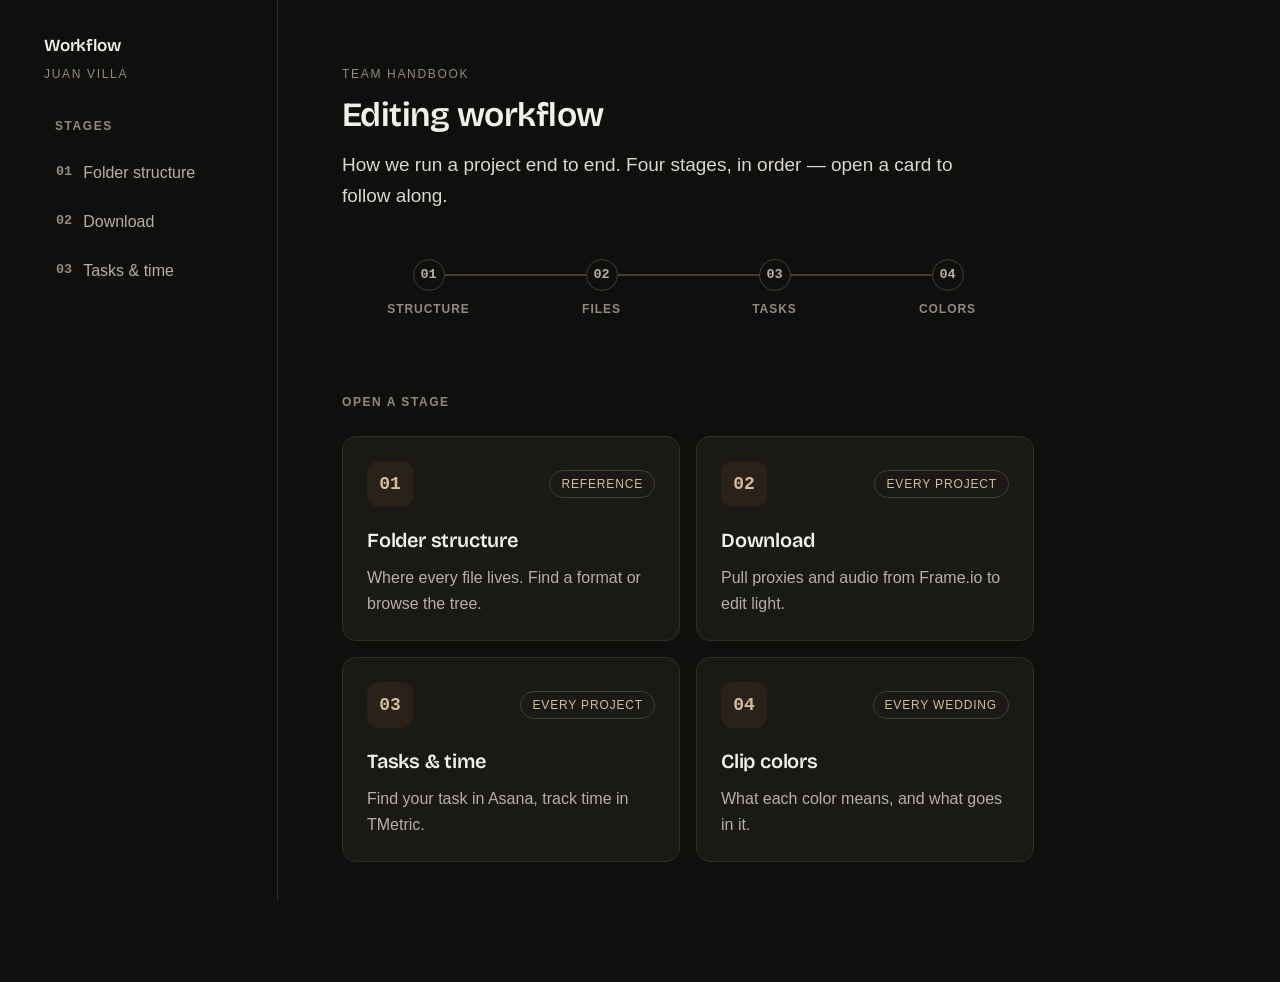
<file: index.html>
<!DOCTYPE html>
<html lang="en">
<head>
<meta charset="utf-8">
<meta name="viewport" content="width=device-width, initial-scale=1">
<meta name="robots" content="noindex">
<title>Workflow — Juan Villa</title>
<link rel="preconnect" href="https://fonts.googleapis.com">
<link rel="preconnect" href="https://fonts.gstatic.com" crossorigin>
<link rel="stylesheet" href="https://fonts.googleapis.com/css2?family=Bricolage+Grotesque:opsz,wght@12..96,400;500;600;700&display=swap">
<link rel="stylesheet" href="assets/css/tokens.css?v=12">
<link rel="stylesheet" href="assets/css/base.css?v=12">
<link rel="stylesheet" href="assets/css/layout.css?v=12">
<link rel="stylesheet" href="assets/css/components.css?v=12">
</head>
<body>
<div class="app">

  <aside class="sidebar">
    <a class="brand" href="index.html"><span class="bt">Workflow</span><span class="bs">Juan Villa</span></a>
    <button class="menu-btn" aria-label="Toggle navigation">Stages</button>
    <p class="navlabel">Stages</p>
    <nav class="nav">
      <a class="nav-item" href="01-folder-structure.html"><span class="num">01</span> Folder structure</a>
      <a class="nav-item" href="02-download.html"><span class="num">02</span> Download</a>
      <a class="nav-item" href="03-tasks-time.html"><span class="num">03</span> Tasks &amp; time</a>
    </nav>
  </aside>

  <main class="content">

    <p class="eyebrow">Team handbook</p>
    <h1>Editing workflow</h1>
    <p class="lede">How we run a project end to end. Four stages, in order — open a card to follow along.</p>

    <nav class="stepper" aria-label="The pipeline">
      <a class="step" href="01-folder-structure.html"><span class="dot">01</span><span class="lb">Structure</span></a>
      <a class="step" href="02-download.html"><span class="dot">02</span><span class="lb">Files</span></a>
      <a class="step" href="03-tasks-time.html"><span class="dot">03</span><span class="lb">Tasks</span></a>
      <a class="step" href="04-clip-colors.html"><span class="dot">04</span><span class="lb">Colors</span></a>
    </nav>

    <p class="section-label spaced">Open a stage</p>
    <div class="cardgrid">

      <a class="scard" href="01-folder-structure.html">
        <div class="scard-top"><span class="scard-ic">01</span><span class="scard-meta">Reference</span></div>
        <p class="scard-t">Folder structure</p>
        <p class="scard-d">Where every file lives. Find a format or browse the tree.</p>
      </a>

      <a class="scard" href="02-download.html">
        <div class="scard-top"><span class="scard-ic">02</span><span class="scard-meta">Every project</span></div>
        <p class="scard-t">Download</p>
        <p class="scard-d">Pull proxies and audio from Frame.io to edit light.</p>
      </a>

      <a class="scard" href="03-tasks-time.html">
        <div class="scard-top"><span class="scard-ic">03</span><span class="scard-meta">Every project</span></div>
        <p class="scard-t">Tasks &amp; time</p>
        <p class="scard-d">Find your task in Asana, track time in TMetric.</p>
      </a>

      <a class="scard" href="04-clip-colors.html">
        <div class="scard-top"><span class="scard-ic">04</span><span class="scard-meta">Every wedding</span></div>
        <p class="scard-t">Clip colors</p>
        <p class="scard-d">What each color means, and what goes in it.</p>
      </a>

    </div>

  </main>
</div>

<script src="assets/js/app.js?v=12"></script>
</body>
</html>
</file>
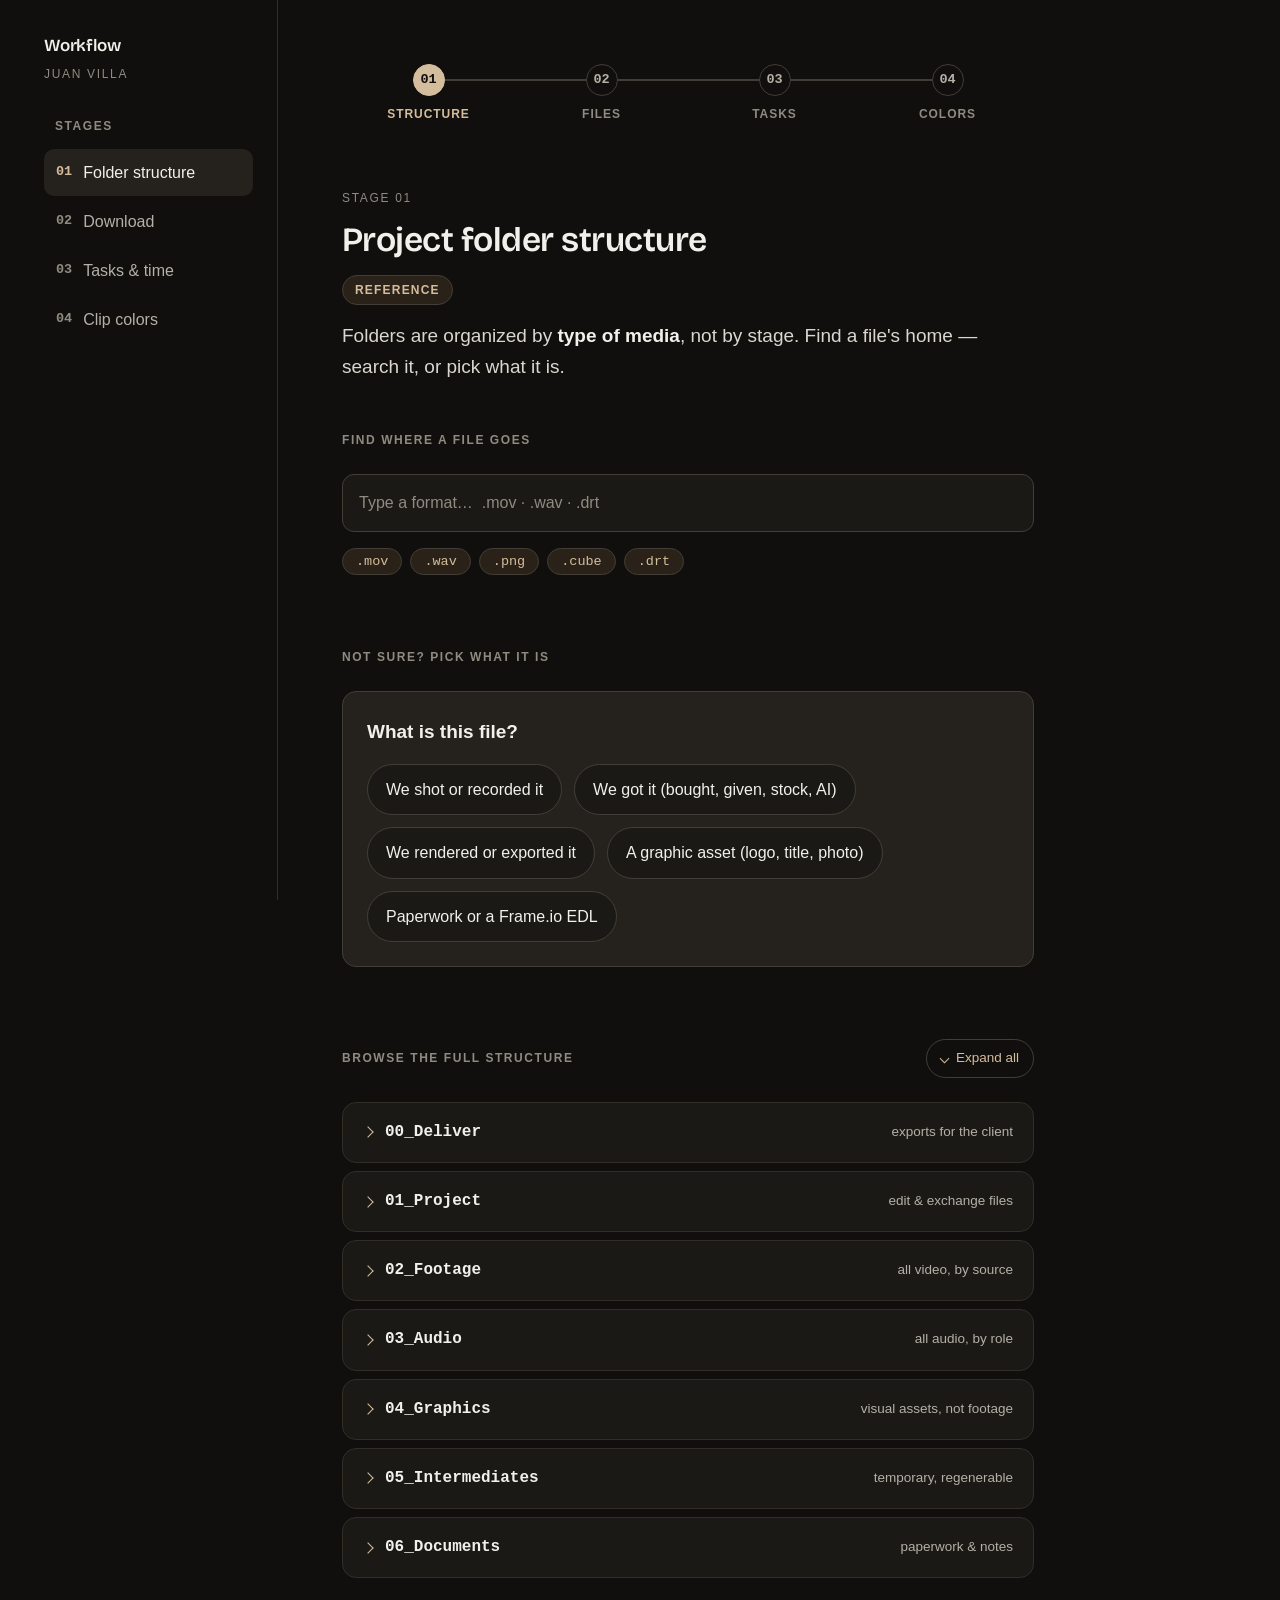
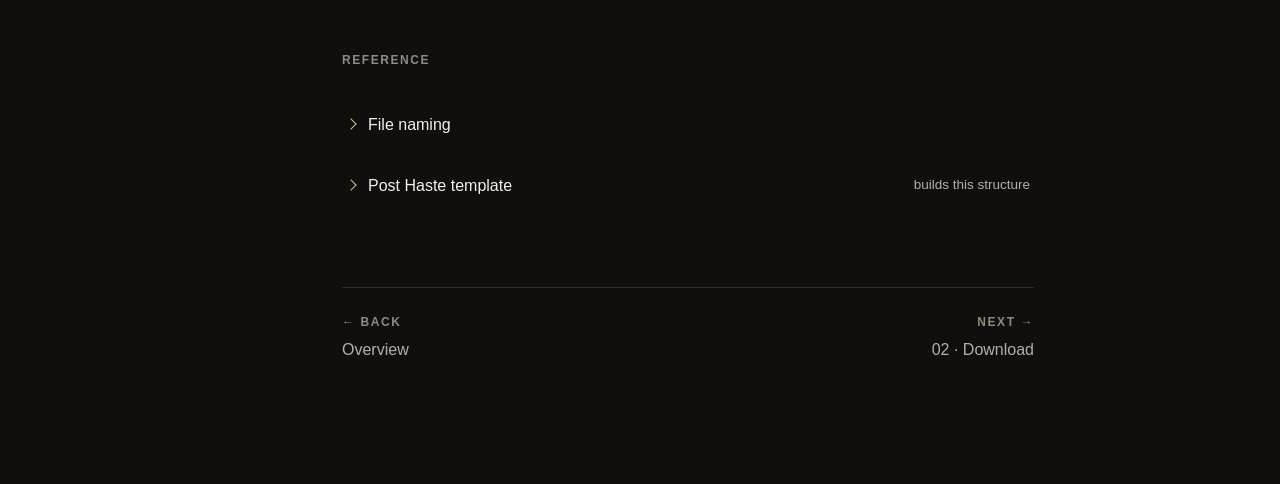
<file: 01-folder-structure.html>
<!DOCTYPE html>
<html lang="en">
<head>
<meta charset="utf-8">
<meta name="viewport" content="width=device-width, initial-scale=1">
<meta name="robots" content="noindex">
<title>Folder structure · Workflow — Juan Villa</title>
<link rel="preconnect" href="https://fonts.googleapis.com">
<link rel="preconnect" href="https://fonts.gstatic.com" crossorigin>
<link rel="stylesheet" href="https://fonts.googleapis.com/css2?family=Bricolage+Grotesque:opsz,wght@12..96,400;500;600;700&display=swap">
<link rel="stylesheet" href="assets/css/tokens.css?v=12">
<link rel="stylesheet" href="assets/css/base.css?v=12">
<link rel="stylesheet" href="assets/css/layout.css?v=12">
<link rel="stylesheet" href="assets/css/components.css?v=12">
</head>
<body>
<div class="app">

  <aside class="sidebar">
    <a class="brand" href="index.html"><span class="bt">Workflow</span><span class="bs">Juan Villa</span></a>
    <button class="menu-btn" aria-label="Toggle navigation">Stages</button>
    <p class="navlabel">Stages</p>
    <nav class="nav">
      <a class="nav-item active" href="01-folder-structure.html"><span class="num">01</span> Folder structure</a>
      <a class="nav-item" href="02-download.html"><span class="num">02</span> Download</a>
      <a class="nav-item" href="03-tasks-time.html"><span class="num">03</span> Tasks &amp; time</a>
      <a class="nav-item" href="04-clip-colors.html"><span class="num">04</span> Clip colors</a>
    </nav>
  </aside>

  <main class="content">

    <nav class="stepper" aria-label="Progress">
      <a class="step current" href="01-folder-structure.html"><span class="dot">01</span><span class="lb">Structure</span></a>
      <a class="step" href="02-download.html"><span class="dot">02</span><span class="lb">Files</span></a>
      <a class="step" href="03-tasks-time.html"><span class="dot">03</span><span class="lb">Tasks</span></a>
      <a class="step" href="04-clip-colors.html"><span class="dot">04</span><span class="lb">Colors</span></a>
    </nav>

    <p class="eyebrow">Stage 01</p>
    <h1>Project folder structure</h1>

    <span class="freq">Reference</span>
    <p class="lede">Folders are organized by <b>type of media</b>, not by stage. Find a file's home — search it, or pick what it is.</p>

    <p class="section-label">Find where a file goes</p>
    <div class="search">
      <input id="q" type="search" placeholder="Type a format…  .mov · .wav · .drt" aria-label="Search formats or folders" autocomplete="off" spellcheck="false">
    </div>
    <div class="chips" aria-label="Examples">
      <button class="chip" data-q=".mov">.mov</button>
      <button class="chip" data-q=".wav">.wav</button>
      <button class="chip" data-q=".png">.png</button>
      <button class="chip" data-q=".cube">.cube</button>
      <button class="chip" data-q=".drt">.drt</button>
    </div>
    <p class="hint" id="hint" role="status" aria-live="polite" hidden></p>
    <p class="noresults" id="noresults" role="status" aria-live="polite" hidden>No match — try a format like <code>.mov</code>, or browse the folders below.</p>

    <p class="section-label spaced">Not sure? Pick what it is</p>
    <div class="router" id="router">
      <div class="router-trail" aria-hidden="true"></div>
      <div class="router-body"></div>
    </div>

    <div class="head-row spaced-row">
      <p class="section-label">Browse the full structure</p>
      <button class="toggle" id="toggleAll"><span class="tg-ic" aria-hidden="true"></span><span class="tg-label">Expand all</span></button>
    </div>
    <p class="sr-only">Type in the filter above to jump to a folder, or activate any folder to reveal what goes inside.</p>
    <div class="acc" id="acc">

      <div class="item">
        <button class="head" aria-expanded="false"><span class="chev"></span><span class="fn">00_Deliver</span><span class="tag">exports for the client</span></button>
        <div class="body"><div class="inner"><div class="pad">
          <div class="tree">
            <div class="item"><button class="head" aria-expanded="false"><span class="chev"></span><span class="sn">01_Master</span></button>
              <div class="body"><div class="inner"><div class="pad"><p class="sd">Approved deliverables — every format and resolution you hand off (16:9, vertical, square, social). A subtitle <code>.srt</code> sits next to the master it belongs to.</p></div></div></div></div>
            <div class="item"><button class="head" aria-expanded="false"><span class="chev"></span><span class="sn">02_Versions</span></button>
              <div class="body"><div class="inner"><div class="pad"><p class="sd">Review cuts sent for feedback before sign-off (<code>v1</code>, <code>v2</code>, fine cut).</p></div></div></div></div>
          </div>
          <div class="tips">
            <div class="tip no"><span class="ic" aria-hidden="true">–</span><span>Internal-only renders → <code>05_Intermediates</code></span></div>
          </div>
        </div></div></div>
      </div>

      <div class="item">
        <button class="head" aria-expanded="false"><span class="chev"></span><span class="fn">01_Project</span><span class="tag">edit &amp; exchange files</span></button>
        <div class="body"><div class="inner"><div class="pad">
          <div class="tree">
            <div class="item"><button class="head" aria-expanded="false"><span class="chev"></span><span class="sn">01_Resolve</span></button>
              <div class="body"><div class="inner"><div class="pad"><p class="sd">Your Resolve project backup (<code>.drp</code>). The edit lives here.</p></div></div></div></div>
            <div class="item"><button class="head" aria-expanded="false"><span class="chev"></span><span class="sn">02_Timelines</span></button>
              <div class="body"><div class="inner"><div class="pad"><p class="sd">Interchange files: DRT, XML, AAF, EDL.</p></div></div></div></div>
            <div class="item"><button class="head" aria-expanded="false"><span class="chev"></span><span class="sn">03_LUTs</span></button>
              <div class="body"><div class="inner"><div class="pad"><p class="sd">Color LUTs (<code>.cube</code>) used in the grade.</p></div></div></div></div>
          </div>
          <div class="tips">
            <div class="tip no"><span class="ic" aria-hidden="true">–</span><span>No media — footage and audio live in <code>02_Footage</code> / <code>03_Audio</code></span></div>
          </div>
        </div></div></div>
      </div>

      <div class="item">
        <button class="head" aria-expanded="false"><span class="chev"></span><span class="fn">02_Footage</span><span class="tag">all video, by source</span></button>
        <div class="body"><div class="inner"><div class="pad">
          <div class="tree">
            <div class="item"><button class="head" aria-expanded="false"><span class="chev"></span><span class="sn">01_Originals</span></button>
              <div class="body"><div class="inner"><div class="pad"><p class="sd">Footage your team shot. Each card/camera in its own folder; proxies inside that segment's <code>Proxy</code>.</p></div></div></div></div>
            <div class="item"><button class="head" aria-expanded="false"><span class="chev"></span><span class="sn">02_Stock</span></button>
              <div class="body"><div class="inner"><div class="pad"><p class="sd">Licensed stock clips.</p></div></div></div></div>
            <div class="item"><button class="head" aria-expanded="false"><span class="chev"></span><span class="sn">03_AI</span></button>
              <div class="body"><div class="inner"><div class="pad"><p class="sd">AI-generated video.</p></div></div></div></div>
            <div class="item"><button class="head" aria-expanded="false"><span class="chev"></span><span class="sn">04_Provided</span></button>
              <div class="body"><div class="inner"><div class="pad"><p class="sd">Video the client or a third party gave you.</p></div></div></div></div>
          </div>
          <div class="tips">
            <div class="tip ok"><span class="ic" aria-hidden="true">+</span><span>Shot by your team → <code>01_Originals</code>. Otherwise Stock / AI / Provided.</span></div>
            <div class="tip no"><span class="ic" aria-hidden="true">–</span><span>Never rename <code>01_Originals</code> — Resolve links by path.</span></div>
          </div>
        </div></div></div>
      </div>

      <div class="item">
        <button class="head" aria-expanded="false"><span class="chev"></span><span class="fn">03_Audio</span><span class="tag">all audio, by role</span></button>
        <div class="body"><div class="inner"><div class="pad">
          <div class="tree">
            <div class="item"><button class="head" aria-expanded="false"><span class="chev"></span><span class="sn">01_Production</span></button>
              <div class="body"><div class="inner"><div class="pad"><p class="sd">Sound recorded on set / location: lav, boom, scratch.</p></div></div></div></div>
            <div class="item"><button class="head" aria-expanded="false"><span class="chev"></span><span class="sn">02_VO</span></button>
              <div class="body"><div class="inner"><div class="pad"><p class="sd">Voiceover and narration.</p></div></div></div></div>
            <div class="item"><button class="head" aria-expanded="false"><span class="chev"></span><span class="sn">03_SFX</span></button>
              <div class="body"><div class="inner"><div class="pad"><p class="sd">Sound effects, ambience and Foley.</p></div></div></div></div>
            <div class="item"><button class="head" aria-expanded="false"><span class="chev"></span><span class="sn">04_Music</span></button>
              <div class="body"><div class="inner"><div class="pad"><p class="sd">Music tracks (licensed or provided).</p></div></div></div></div>
            <div class="item"><button class="head" aria-expanded="false"><span class="chev"></span><span class="sn">05_Processed</span></button>
              <div class="body"><div class="inner"><div class="pad"><p class="sd">Externally cleaned audio you keep and edit with (Adobe Podcast, noise reduction). A kept source — the edit relinks to it, so <b>never delete</b>.</p></div></div></div></div>
          </div>
          <div class="tips">
            <div class="tip no"><span class="ic" aria-hidden="true">–</span><span>Processed/cleaned audio is a kept source, not an Intermediate (the edit depends on it) → <code>05_Processed</code>. <code>01_Production</code> stays raw originals.</span></div>
          </div>
        </div></div></div>
      </div>

      <div class="item">
        <button class="head" aria-expanded="false"><span class="chev"></span><span class="fn">04_Graphics</span><span class="tag">visual assets, not footage</span></button>
        <div class="body"><div class="inner"><div class="pad">
          <div class="tree">
            <div class="item"><button class="head" aria-expanded="false"><span class="chev"></span><span class="sn">01_Resources</span></button>
              <div class="body"><div class="inner"><div class="pad"><p class="sd">Raw ingredients: logos, fonts, brand kits, reference images.</p></div></div></div></div>
            <div class="item"><button class="head" aria-expanded="false"><span class="chev"></span><span class="sn">02_Built</span></button>
              <div class="body"><div class="inner"><div class="pad"><p class="sd">Graphics you created or exported (titles, lower-thirds, end cards).</p></div></div></div></div>
            <div class="item"><button class="head" aria-expanded="false"><span class="chev"></span><span class="sn">03_Stills</span></button>
              <div class="body"><div class="inner"><div class="pad"><p class="sd">Photos and frame grabs — including client or photographer photos.</p></div></div></div></div>
          </div>
          <div class="tips">
            <div class="tip ok"><span class="ic" aria-hidden="true">+</span><span>Client / photographer photos → <code>03_Stills</code></span></div>
            <div class="tip no"><span class="ic" aria-hidden="true">–</span><span>Mood / reference images → <code>01_Resources</code></span></div>
          </div>
        </div></div></div>
      </div>

      <div class="item">
        <button class="head" aria-expanded="false"><span class="chev"></span><span class="fn">05_Intermediates</span><span class="tag">temporary, regenerable</span></button>
        <div class="body"><div class="inner"><div class="pad">
          <div class="tips first">
            <div class="tip ok"><span class="ic" aria-hidden="true">+</span><span>Transcodes, comps / VFX, pulls, sizzle drafts — anything you can re-create from the project. Keep versions (<code>v1</code>, <code>v2</code>…).</span></div>
            <div class="tip no"><span class="ic" aria-hidden="true">–</span><span>If the edit relinks to it and you can't re-create it, it's a <b>source</b>, not an Intermediate (e.g. cleaned audio → <code>03_Audio/05_Processed</code>).</span></div>
            <div class="tip no"><span class="ic" aria-hidden="true">–</span><span>Don't leave empty folders.</span></div>
          </div>
        </div></div></div>
      </div>

      <div class="item">
        <button class="head" aria-expanded="false"><span class="chev"></span><span class="fn">06_Documents</span><span class="tag">paperwork &amp; notes</span></button>
        <div class="body"><div class="inner"><div class="pad">
          <div class="tips first">
            <div class="tip ok"><span class="ic" aria-hidden="true">+</span><span>Brief, script, transcripts, contracts, Frame.io review EDLs (comment markers).</span></div>
          </div>
        </div></div></div>
      </div>

    </div>

    <p class="section-label spaced">Reference</p>
    <div class="ref" id="acc2">

      <div class="item">
        <button class="head" aria-expanded="false"><span class="chev"></span><span class="rl">File naming</span></button>
        <div class="body"><div class="inner"><div class="pad">
          <ul class="rules">
            <li>No spaces. Use <code>_</code>. Version with <code>_v01</code>, <code>_v02</code>, <code>_v03</code> — that's how we track revisions.<br>
              Example: <code>KayleeGlatting_Highlight_v02.mov</code></li>
          </ul>
        </div></div></div>
      </div>

      <div class="item">
        <button class="head" aria-expanded="false"><span class="chev"></span><span class="rl">Post Haste template</span><span class="tag">builds this structure</span></button>
        <div class="body"><div class="inner"><div class="pad">
          <a class="download" href="assets/downloads/1_Audiovisual_Project.pht.zip" download>
            <span class="dl-ic" aria-hidden="true">↓</span>
            <span>
              <span class="dl-t">Download the template (.zip)</span>
              <span class="dl-d">Unzip, then drop the <code>.pht</code> into Post Haste › Templates. It builds this exact structure.</span>
            </span>
          </a>
        </div></div></div>
      </div>

    </div>

    <nav class="pagenav">
      <a href="index.html"><span class="dir">← Back</span><span class="pt">Overview</span></a>
      <a class="end" href="02-download.html"><span class="dir">Next →</span><span class="pt">02 · Download</span></a>
    </nav>

  </main>
</div>

<script src="assets/js/formats.js?v=12"></script>
<script src="assets/js/app.js?v=12"></script>
</body>
</html>
</file>
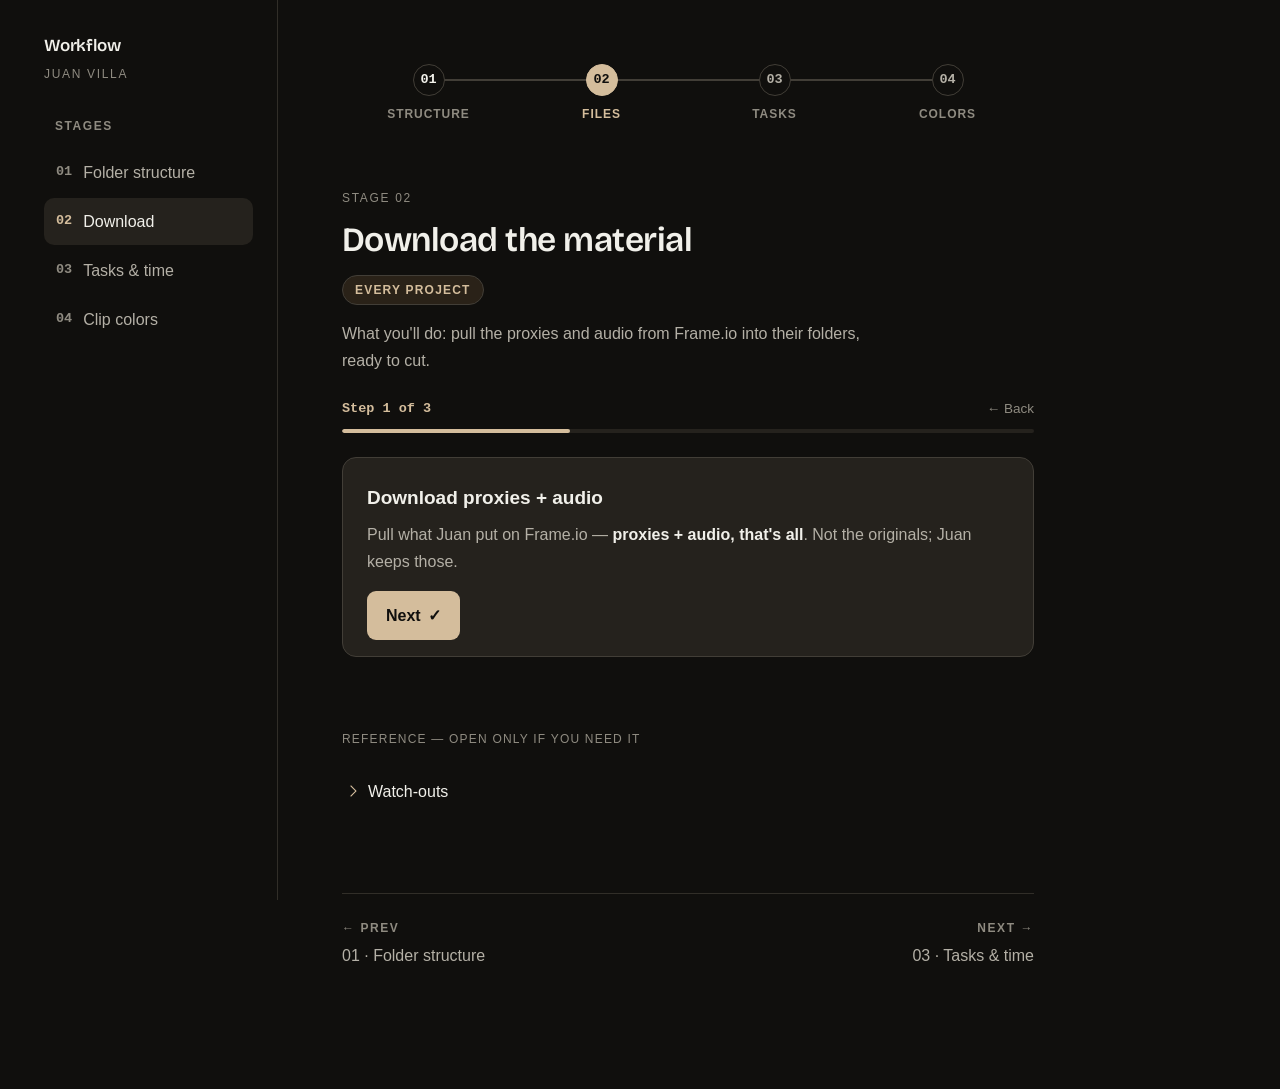
<file: 02-download.html>
<!DOCTYPE html>
<html lang="en">
<head>
<meta charset="utf-8">
<meta name="viewport" content="width=device-width, initial-scale=1">
<meta name="robots" content="noindex">
<title>Download · Workflow — Juan Villa</title>
<link rel="preconnect" href="https://fonts.googleapis.com">
<link rel="preconnect" href="https://fonts.gstatic.com" crossorigin>
<link rel="stylesheet" href="https://fonts.googleapis.com/css2?family=Bricolage+Grotesque:opsz,wght@12..96,400;500;600;700&display=swap">
<link rel="stylesheet" href="assets/css/tokens.css?v=12">
<link rel="stylesheet" href="assets/css/base.css?v=12">
<link rel="stylesheet" href="assets/css/layout.css?v=12">
<link rel="stylesheet" href="assets/css/components.css?v=12">
</head>
<body>
<div class="app">

  <aside class="sidebar">
    <a class="brand" href="index.html"><span class="bt">Workflow</span><span class="bs">Juan Villa</span></a>
    <button class="menu-btn" aria-label="Toggle navigation">Stages</button>
    <p class="navlabel">Stages</p>
    <nav class="nav">
      <a class="nav-item" href="01-folder-structure.html"><span class="num">01</span> Folder structure</a>
      <a class="nav-item active" href="02-download.html"><span class="num">02</span> Download</a>
      <a class="nav-item" href="03-tasks-time.html"><span class="num">03</span> Tasks &amp; time</a>
      <a class="nav-item" href="04-clip-colors.html"><span class="num">04</span> Clip colors</a>
    </nav>
  </aside>

  <main class="content">

    <nav class="stepper" aria-label="Progress">
      <a class="step done" href="01-folder-structure.html"><span class="dot">01</span><span class="lb">Structure</span></a>
      <a class="step current" href="02-download.html"><span class="dot">02</span><span class="lb">Files</span></a>
      <a class="step" href="03-tasks-time.html"><span class="dot">03</span><span class="lb">Tasks</span></a>
      <a class="step" href="04-clip-colors.html"><span class="dot">04</span><span class="lb">Colors</span></a>
    </nav>

    <p class="eyebrow">Stage 02</p>
    <h1>Download the material</h1>
    <span class="freq">Every project</span>
    <p class="note">What you'll do: pull the proxies and audio from Frame.io into their folders, ready to cut.</p>

    <div class="flow">
      <div class="flow-head">
        <span class="flow-counter">Step 1 of 3</span>
        <button class="flow-back" aria-label="Previous step">← Back</button>
      </div>
      <div class="flow-bar"><div class="flow-bar-fill"></div></div>
      <div class="flow-trail" aria-hidden="true"></div>

      <div class="flow-deck">

        <div class="fcard active" data-title="Download proxies + audio">
          <div class="fc">
            <p class="fc-t">Download proxies + audio</p>
            <p class="fc-b">Pull what Juan put on Frame.io — <b>proxies + audio, that's all</b>. Not the originals; Juan keeps those.</p>
            <button class="next-btn">Next <span aria-hidden="true">✓</span></button>
          </div>
        </div>

        <div class="fcard" data-title="Use Frame.io Drive">
          <div class="fc">
            <p class="fc-t">Use Frame.io Drive</p>
            <p class="fc-b"><b>Frame.io Drive</b> (recommended) — mount the project and copy. Or the Frame.io web Download button.</p>
            <button class="why">Why Drive? ›</button>
            <p class="why-body">It's the fast lane — local cache and optimized transfer. The web button works too.</p>
            <button class="next-btn">Next <span aria-hidden="true">✓</span></button>
          </div>
        </div>

        <div class="fcard" data-title="Drop files into their folders">
          <div class="fc">
            <p class="fc-t">Drop files into their folders</p>
            <p class="fc-b">Keep the folders exactly as they are — drop each file into its matching one.</p>
            <div class="path">Proxy <span class="sep">▸</span> 02_Footage <span class="sep">▸</span> 01_Originals <span class="sep">▸</span> &lt;segment&gt; <span class="sep">▸</span> Proxy</div>
            <div class="path">Audio <span class="sep">▸</span> 03_Audio <span class="sep">▸</span> 01_Production</div>
            <button class="next-btn">Finish <span aria-hidden="true">✓</span></button>
          </div>
        </div>

      </div>

      <div class="flow-done">
        <p class="fd-ok">✓ Stage done</p>
        <p class="fd-t">Proxies and audio are in place, ready to cut</p>
        <a class="fd-next" href="03-tasks-time.html">Next: 03 · Tasks &amp; time →</a>
      </div>
    </div>

    <p class="shelf-label">Reference — open only if you need it</p>
    <div class="ref" id="acc">
      <div class="item">
        <button class="head" aria-expanded="false"><span class="chev"></span><span class="rl">Watch-outs</span></button>
        <div class="body"><div class="inner"><div class="pad">
          <div class="tips first">
            <div class="tip ok"><span class="ic" aria-hidden="true">+</span><span>You edit with proxies; Juan relinks to the originals at the end.</span></div>
            <div class="tip no"><span class="ic" aria-hidden="true">–</span><span>Don't rename or move folders — Resolve relinks by path, and Frame.io mirrors them.</span></div>
          </div>
        </div></div></div>
      </div>
    </div>

    <nav class="pagenav">
      <a href="01-folder-structure.html"><span class="dir">← Prev</span><span class="pt">01 · Folder structure</span></a>
      <a class="end" href="03-tasks-time.html"><span class="dir">Next →</span><span class="pt">03 · Tasks &amp; time</span></a>
    </nav>

  </main>
</div>

<script src="assets/js/app.js?v=12"></script>
</body>
</html>
</file>
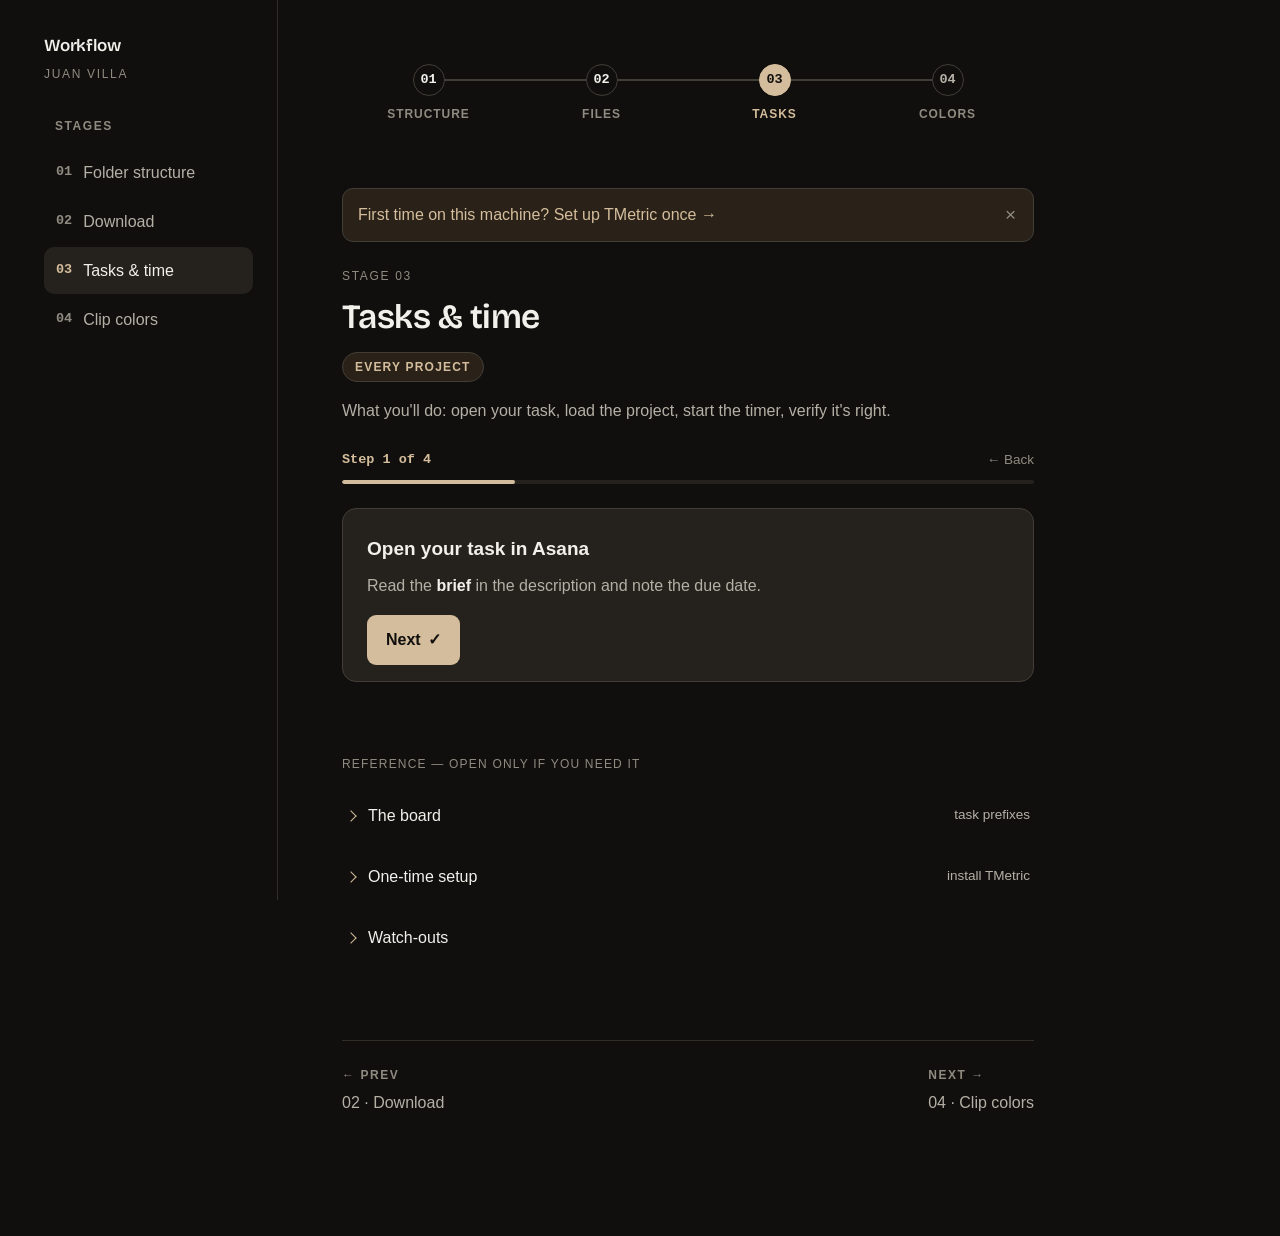
<file: 03-tasks-time.html>
<!DOCTYPE html>
<html lang="en">
<head>
<meta charset="utf-8">
<meta name="viewport" content="width=device-width, initial-scale=1">
<meta name="robots" content="noindex">
<title>Tasks &amp; time · Workflow — Juan Villa</title>
<link rel="preconnect" href="https://fonts.googleapis.com">
<link rel="preconnect" href="https://fonts.gstatic.com" crossorigin>
<link rel="stylesheet" href="https://fonts.googleapis.com/css2?family=Bricolage+Grotesque:opsz,wght@12..96,400;500;600;700&display=swap">
<link rel="stylesheet" href="assets/css/tokens.css?v=12">
<link rel="stylesheet" href="assets/css/base.css?v=12">
<link rel="stylesheet" href="assets/css/layout.css?v=12">
<link rel="stylesheet" href="assets/css/components.css?v=12">
</head>
<body>
<div class="app">

  <aside class="sidebar">
    <a class="brand" href="index.html"><span class="bt">Workflow</span><span class="bs">Juan Villa</span></a>
    <button class="menu-btn" aria-label="Toggle navigation">Stages</button>
    <p class="navlabel">Stages</p>
    <nav class="nav">
      <a class="nav-item" href="01-folder-structure.html"><span class="num">01</span> Folder structure</a>
      <a class="nav-item" href="02-download.html"><span class="num">02</span> Download</a>
      <a class="nav-item active" href="03-tasks-time.html"><span class="num">03</span> Tasks &amp; time</a>
      <a class="nav-item" href="04-clip-colors.html"><span class="num">04</span> Clip colors</a>
    </nav>
  </aside>

  <main class="content">

    <nav class="stepper" aria-label="Progress">
      <a class="step done" href="01-folder-structure.html"><span class="dot">01</span><span class="lb">Structure</span></a>
      <a class="step done" href="02-download.html"><span class="dot">02</span><span class="lb">Files</span></a>
      <a class="step current" href="03-tasks-time.html"><span class="dot">03</span><span class="lb">Tasks</span></a>
      <a class="step" href="04-clip-colors.html"><span class="dot">04</span><span class="lb">Colors</span></a>
    </nav>

    <div class="banner">
      <span><a href="#setup">First time on this machine? Set up TMetric once →</a></span>
      <button class="bx" aria-label="Dismiss">×</button>
    </div>

    <p class="eyebrow">Stage 03</p>
    <h1>Tasks &amp; time</h1>
    <span class="freq">Every project</span>
    <p class="note">What you'll do: open your task, load the project, start the timer, verify it's right.</p>

    <div class="flow">
      <div class="flow-head">
        <span class="flow-counter">Step 1 of 4</span>
        <button class="flow-back" aria-label="Previous step">← Back</button>
      </div>
      <div class="flow-bar"><div class="flow-bar-fill"></div></div>
      <div class="flow-trail" aria-hidden="true"></div>

      <div class="flow-deck">

        <div class="fcard active" data-title="Open your task in Asana">
          <div class="fc">
            <p class="fc-t">Open your task in Asana</p>
            <p class="fc-b">Read the <b>brief</b> in the description and note the due date.</p>
            <button class="next-btn">Next <span aria-hidden="true">✓</span></button>
          </div>
        </div>

        <div class="fcard" data-title="Save &amp; open the project file">
          <div class="fc">
            <p class="fc-t">Save &amp; open the project file</p>
            <p class="fc-b">Drop Juan's <code>.drp</code> into this folder and open it — the proxies relink.</p>
            <div class="path">01_Project <span class="sep">▸</span> 01_Resolve</div>
            <button class="why">Why do they relink? ›</button>
            <p class="why-body">You kept the folder structure, so Resolve finds each proxy by its path automatically.</p>
            <button class="next-btn">Next <span aria-hidden="true">✓</span></button>
          </div>
        </div>

        <div class="fcard" data-title="Start the timer">
          <div class="fc">
            <p class="fc-t">Start the timer</p>
            <p class="fc-b">Click the green <b>Start timer</b> button on the Asana task.</p>
            <div class="branch">
              <span class="bl">First time only</span>
              <p>First project on this machine? Pick the project in TMetric once, so time logs to the right place.</p>
            </div>
            <button class="next-btn">Next <span aria-hidden="true">✓</span></button>
          </div>
        </div>

        <div class="fcard" data-title="Verify task · tag · project">
          <div class="fc">
            <p class="fc-t">Verify task · tag · project</p>
            <p class="fc-b">Check all three are right in the browser, then keep TMetric + Asana open as you work.</p>
            <div class="watch"><span aria-hidden="true">⚠</span><span>Wrong <code>task·tag·project</code> means time logged in the wrong place. Don't trust the timer blindly.</span></div>
            <button class="next-btn">Finish <span aria-hidden="true">✓</span></button>
          </div>
        </div>

      </div>

      <div class="flow-done">
        <p class="fd-ok">✓ Stage done</p>
        <p class="fd-t">Your task is set up and the clock is running</p>
        <a class="fd-next" href="04-clip-colors.html">Next: 04 · Clip colors →</a>
      </div>
    </div>

    <p class="shelf-label">Reference — open only if you need it</p>
    <div class="ref" id="acc">

      <div class="item">
        <button class="head" aria-expanded="false"><span class="chev"></span><span class="rl">The board</span><span class="tag">task prefixes</span></button>
        <div class="body"><div class="inner"><div class="pad">
          <ul class="legend">
            <li><span class="lc">Pre</span><span><b>D</b> · Download — not time-tracked; just mark it done.</span></li>
            <li><span class="lc">Post</span><span><b>S</b> Selections · <b>E</b> Editing · <b>AD</b> Adjustments — your work. <b>Time runs here.</b></span></li>
            <li><span class="lc">Deliver</span><span><b>D</b> · Deliver — the client export.</span></li>
          </ul>
        </div></div></div>
      </div>

      <div class="item" id="setup">
        <button class="head" aria-expanded="false"><span class="chev"></span><span class="rl">One-time setup</span><span class="tag">install TMetric</span></button>
        <div class="body"><div class="inner"><div class="pad">
          <ul class="legend">
            <li><span class="lc">1</span><span><b>TMetric Desktop (Mac)</b> — tracks idle time. Set <b>Detect idle time → Ask me</b>, 5-minute timeout.</span></li>
            <li><span class="lc">2</span><span><b>Browser extension</b> — install it, turn on the Asana integration (TMetric → Integrations → Asana), refresh Asana. A green Start timer button appears on each task.</span></li>
          </ul>
        </div></div></div>
      </div>

      <div class="item">
        <button class="head" aria-expanded="false"><span class="chev"></span><span class="rl">Watch-outs</span></button>
        <div class="body"><div class="inner"><div class="pad">
          <div class="tips first">
            <div class="tip ok"><span class="ic" aria-hidden="true">+</span><span>Read the <b>brief</b> before you touch anything.</span></div>
            <div class="tip ok"><span class="ic" aria-hidden="true">+</span><span>Keep TMetric + Asana open the whole session.</span></div>
          </div>
        </div></div></div>
      </div>

    </div>

    <nav class="pagenav">
      <a href="02-download.html"><span class="dir">← Prev</span><span class="pt">02 · Download</span></a>
      <a href="04-clip-colors.html"><span class="dir">Next →</span><span class="pt">04 · Clip colors</span></a>
    </nav>

  </main>
</div>

<script src="assets/js/app.js?v=12"></script>
</body>
</html>
</file>
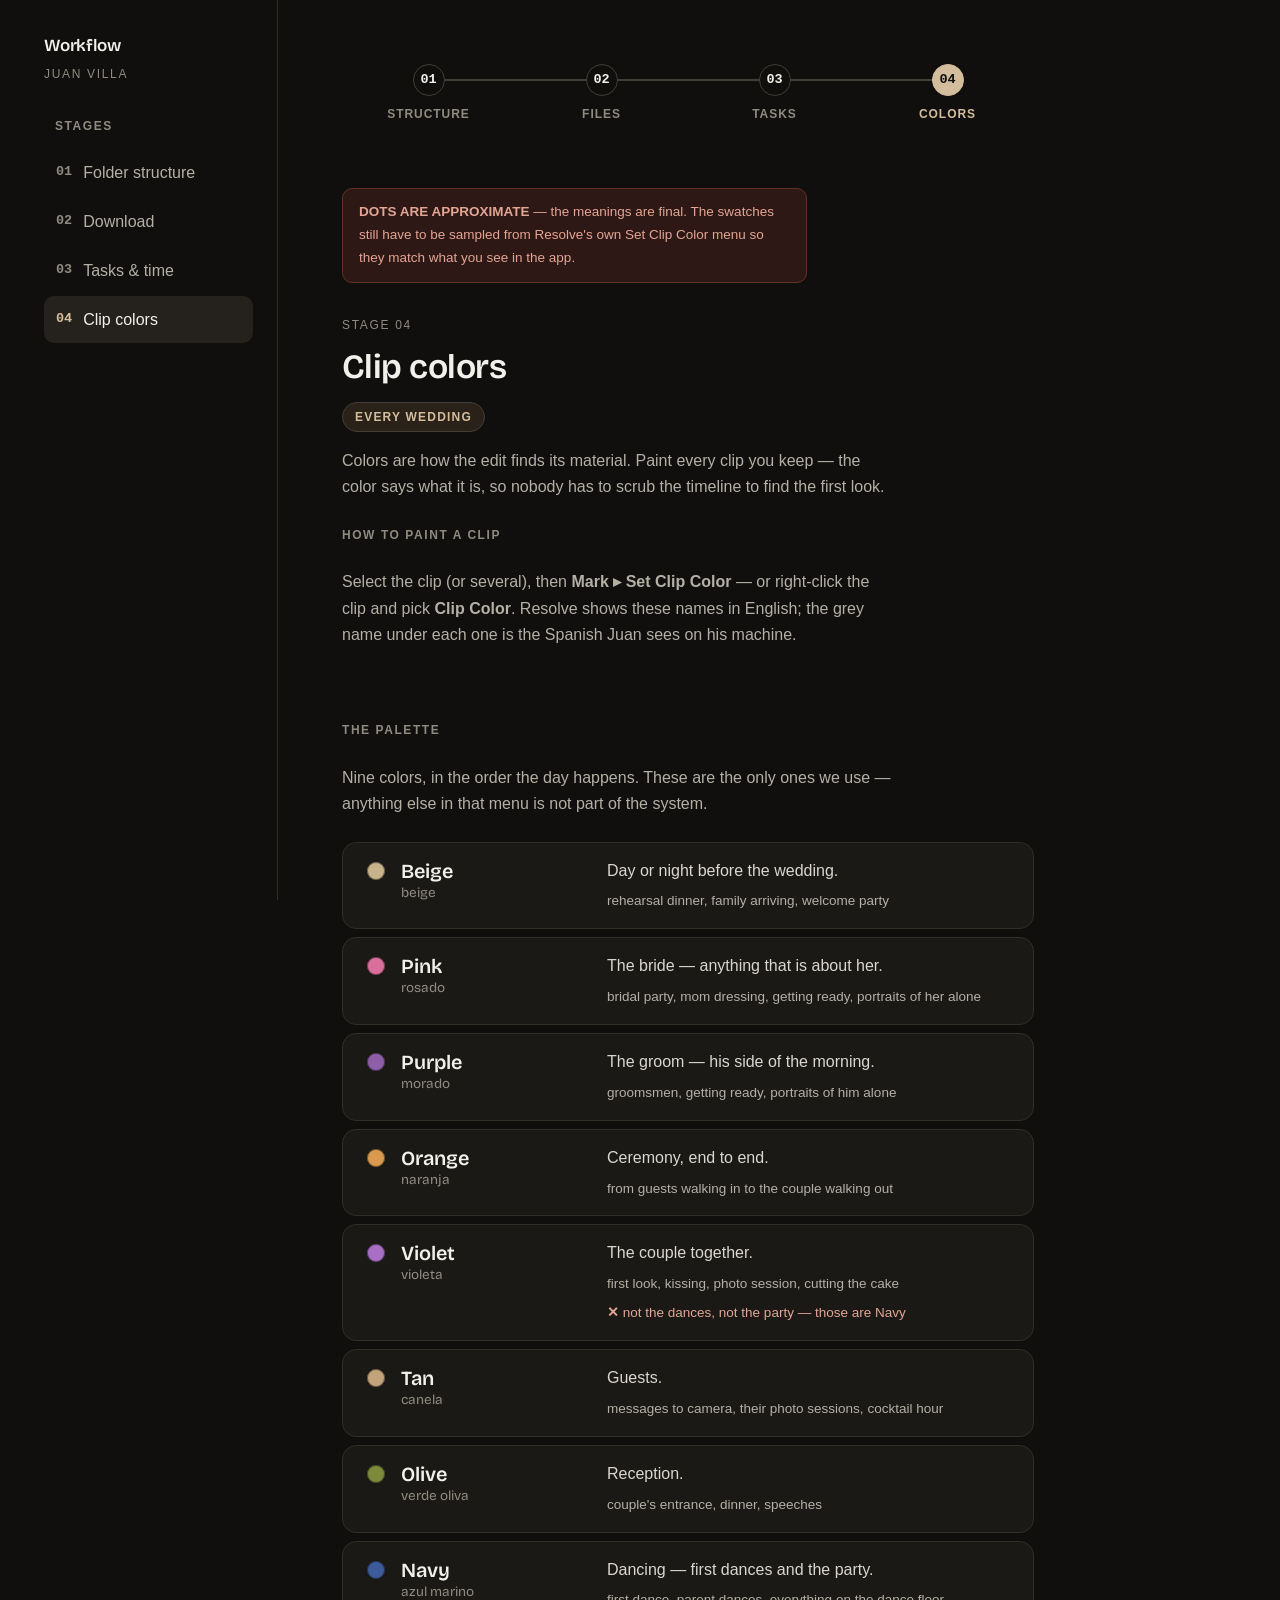
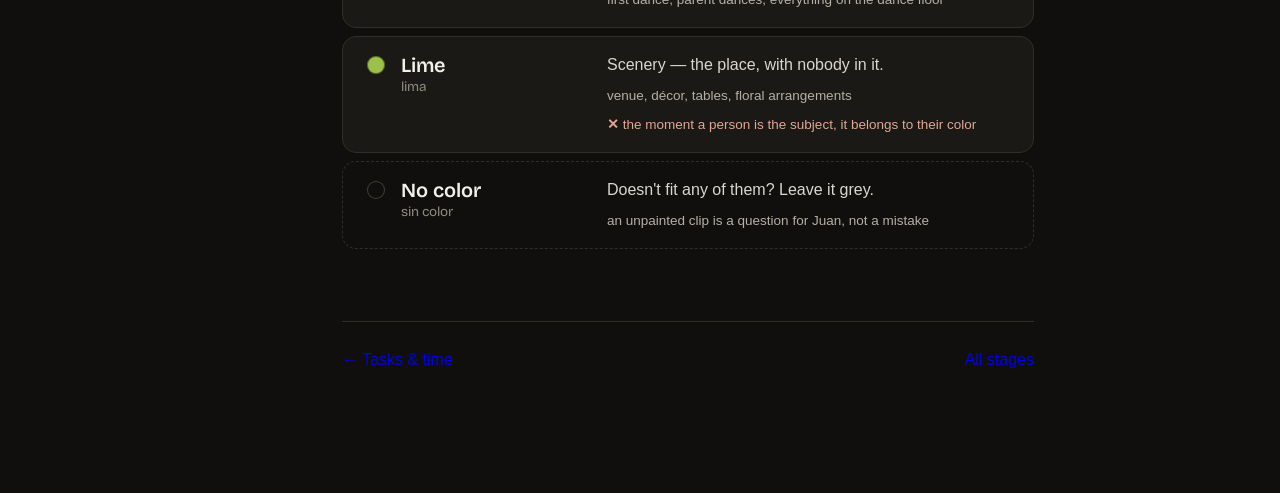
<file: 04-clip-colors.html>
<!DOCTYPE html>
<html lang="en">
<head>
<meta charset="utf-8">
<meta name="viewport" content="width=device-width, initial-scale=1">
<meta name="robots" content="noindex">
<title>Clip colors · Workflow — Juan Villa</title>
<link rel="preconnect" href="https://fonts.googleapis.com">
<link rel="preconnect" href="https://fonts.gstatic.com" crossorigin>
<link rel="stylesheet" href="https://fonts.googleapis.com/css2?family=Bricolage+Grotesque:opsz,wght@12..96,400;500;600;700&display=swap">
<link rel="stylesheet" href="assets/css/tokens.css?v=12">
<link rel="stylesheet" href="assets/css/base.css?v=12">
<link rel="stylesheet" href="assets/css/layout.css?v=12">
<link rel="stylesheet" href="assets/css/components.css?v=12">
<style>
/* clip-color legend — swatches to be sampled from Resolve's Set Clip Color dots */
.cc-list{display:flex;flex-direction:column;gap:var(--s2);margin:0 0 var(--s7);max-width:760px}
.cc{display:grid;grid-template-columns:auto 190px 1fr;align-items:start;gap:var(--s4);
    background:var(--surf);border:1px solid var(--line);border-radius:var(--radius);
    padding:var(--s4) var(--s5)}
.cc-dot{width:18px;height:18px;border-radius:50%;margin-top:3px;
        box-shadow:inset 0 0 0 1px rgba(0,0,0,.45)}
.cc-en{font-family:var(--display);font-size:var(--fs-h3);font-weight:600;line-height:1.2}
.cc-es{display:block;font-family:var(--display);font-size:var(--fs-caption);font-weight:400;
        color:var(--faint);margin-top:2px}
.cc-what{font-size:var(--fs-body);color:var(--text2);line-height:1.55}
.cc-eg{display:block;font-size:var(--fs-caption);color:var(--muted);margin-top:var(--s2)}
.cc-not{color:var(--no)}
.cc-not::before{content:"\2715  ";font-weight:600}
.cc-none{border-style:dashed;background:transparent}
.cc-none .cc-dot{background:transparent;box-shadow:inset 0 0 0 1px var(--line2)}
@media (max-width:720px){
  .cc{grid-template-columns:auto 1fr;row-gap:var(--s2)}
  .cc-what{grid-column:2}
}
.mock{background:var(--no-bg);border:1px solid var(--no-line);color:var(--no);
      border-radius:var(--radius-sm);padding:var(--s3) var(--s4);margin:0 0 var(--s6);
      font-size:var(--fs-caption);max-width:var(--measure)}
</style>
</head>
<body>
<div class="app">

  <aside class="sidebar">
    <a class="brand" href="index.html"><span class="bt">Workflow</span><span class="bs">Juan Villa</span></a>
    <button class="menu-btn" aria-label="Toggle navigation">Stages</button>
    <p class="navlabel">Stages</p>
    <nav class="nav">
      <a class="nav-item" href="01-folder-structure.html"><span class="num">01</span> Folder structure</a>
      <a class="nav-item" href="02-download.html"><span class="num">02</span> Download</a>
      <a class="nav-item" href="03-tasks-time.html"><span class="num">03</span> Tasks &amp; time</a>
      <a class="nav-item active" href="04-clip-colors.html"><span class="num">04</span> Clip colors</a>
    </nav>
  </aside>

  <main class="content">

    <nav class="stepper" aria-label="Progress">
      <a class="step done" href="01-folder-structure.html"><span class="dot">01</span><span class="lb">Structure</span></a>
      <a class="step done" href="02-download.html"><span class="dot">02</span><span class="lb">Files</span></a>
      <a class="step done" href="03-tasks-time.html"><span class="dot">03</span><span class="lb">Tasks</span></a>
      <a class="step current" href="04-clip-colors.html"><span class="dot">04</span><span class="lb">Colors</span></a>
    </nav>

    <p class="mock"><b>DOTS ARE APPROXIMATE</b> — the meanings are final. The swatches still have to
      be sampled from Resolve's own Set Clip Color menu so they match what you see in the app.</p>

    <p class="eyebrow">Stage 04</p>
    <h1>Clip colors</h1>
    <span class="freq">Every wedding</span>
    <p class="note">Colors are how the edit finds its material. Paint every clip you keep — the color
      says what it is, so nobody has to scrub the timeline to find the first look.</p>

    <p class="section-label">How to paint a clip</p>
    <p class="note">Select the clip (or several), then <b>Mark ▸ Set Clip Color</b> — or right-click
      the clip and pick <b>Clip Color</b>. Resolve shows these names in English; the grey name under
      each one is the Spanish Juan sees on his machine.</p>

    <p class="section-label spaced">The palette</p>
    <p class="note">Nine colors, in the order the day happens. These are the only ones we use —
      anything else in that menu is not part of the system.</p>

    <div class="cc-list">

      <div class="cc">
        <span class="cc-dot" style="background:#c8b28a"></span>
        <span class="cc-en">Beige<span class="cc-es">beige</span></span>
        <span class="cc-what">Day or night before the wedding.
          <span class="cc-eg">rehearsal dinner, family arriving, welcome party</span></span>
      </div>

      <div class="cc">
        <span class="cc-dot" style="background:#d96f9a"></span>
        <span class="cc-en">Pink<span class="cc-es">rosado</span></span>
        <span class="cc-what">The bride — anything that is about her.
          <span class="cc-eg">bridal party, mom dressing, getting ready, portraits of her alone</span></span>
      </div>

      <div class="cc">
        <span class="cc-dot" style="background:#8e5fa8"></span>
        <span class="cc-en">Purple<span class="cc-es">morado</span></span>
        <span class="cc-what">The groom — his side of the morning.
          <span class="cc-eg">groomsmen, getting ready, portraits of him alone</span></span>
      </div>

      <div class="cc">
        <span class="cc-dot" style="background:#d99a4e"></span>
        <span class="cc-en">Orange<span class="cc-es">naranja</span></span>
        <span class="cc-what">Ceremony, end to end.
          <span class="cc-eg">from guests walking in to the couple walking out</span></span>
      </div>

      <div class="cc">
        <span class="cc-dot" style="background:#a86fc4"></span>
        <span class="cc-en">Violet<span class="cc-es">violeta</span></span>
        <span class="cc-what">The couple together.
          <span class="cc-eg">first look, kissing, photo session, cutting the cake</span>
          <span class="cc-eg cc-not">not the dances, not the party — those are Navy</span></span>
      </div>

      <div class="cc">
        <span class="cc-dot" style="background:#c2a37a"></span>
        <span class="cc-en">Tan<span class="cc-es">canela</span></span>
        <span class="cc-what">Guests.
          <span class="cc-eg">messages to camera, their photo sessions, cocktail hour</span></span>
      </div>

      <div class="cc">
        <span class="cc-dot" style="background:#7d8a3c"></span>
        <span class="cc-en">Olive<span class="cc-es">verde oliva</span></span>
        <span class="cc-what">Reception.
          <span class="cc-eg">couple's entrance, dinner, speeches</span></span>
      </div>

      <div class="cc">
        <span class="cc-dot" style="background:#3d5a99"></span>
        <span class="cc-en">Navy<span class="cc-es">azul marino</span></span>
        <span class="cc-what">Dancing — first dances and the party.
          <span class="cc-eg">first dance, parent dances, everything on the dance floor</span></span>
      </div>

      <div class="cc">
        <span class="cc-dot" style="background:#9cc04a"></span>
        <span class="cc-en">Lime<span class="cc-es">lima</span></span>
        <span class="cc-what">Scenery — the place, with nobody in it.
          <span class="cc-eg">venue, décor, tables, floral arrangements</span>
          <span class="cc-eg cc-not">the moment a person is the subject, it belongs to their color</span></span>
      </div>

      <div class="cc cc-none">
        <span class="cc-dot"></span>
        <span class="cc-en">No color<span class="cc-es">sin color</span></span>
        <span class="cc-what">Doesn't fit any of them? Leave it grey.
          <span class="cc-eg">an unpainted clip is a question for Juan, not a mistake</span></span>
      </div>

    </div>

    <nav class="pagenav">
      <a href="03-tasks-time.html">← Tasks &amp; time</a>
      <a href="index.html">All stages</a>
    </nav>

  </main>
</div>
<script src="assets/js/app.js?v=12"></script>
</body>
</html>
</file>
<file: assets/css/tokens.css>
/* tokens.css — design system: the single source of colors, type, spacing.
   Change a value here and it propagates everywhere. */
:root{
  /* surfaces — warm charcoal, lifted for clearer elevation */
  --bg:#100f0d;
  --surf:#1b1916;
  --surf2:#25221d;
  --line:#312e28;
  --line2:#423e37;
  /* text — higher contrast for readability */
  --text:#f1f0ea;
  --text2:#d9d7cf;
  --muted:#b4b0a6;
  --faint:#8f8b81;
  /* accent + semantic */
  --accent:#d4bd9c;
  --accent-bg:#2a2218;
  --ok:#9cc88a;
  --no:#e3a594;
  --no-bg:#2e1815;
  --no-line:#5f3128;
  /* families */
  --display:'Bricolage Grotesque',-apple-system,BlinkMacSystemFont,"Segoe UI",sans-serif;
  --mono:ui-monospace,SFMono-Regular,Menlo,monospace;

  /* type scale — editorial, larger (body was 14, now 16) */
  --fs-micro:12px;     /* uppercase tracking labels */
  --fs-caption:13.5px; /* code, tags, metadata */
  --fs-body:16px;      /* running text, steps, tips */
  --fs-lead:19px;      /* lede / intro */
  --fs-h3:20px;        /* card titles (display) */
  --fs-h2:24px;        /* section headline (display) */
  --fs-h1:34px;        /* page title (display) */

  /* spacing scale — 4px base */
  --s1:4px;
  --s2:8px;
  --s3:12px;
  --s4:16px;
  --s5:24px;
  --s6:32px;
  --s7:48px;
  --s8:64px;

  /* semantic spacing + shape */
  --section-gap:72px;  /* breathing room between major bands */
  --measure:62ch;      /* readable line length for running text */
  --radius:14px;
  --radius-sm:10px;
}
</file>
<file: assets/css/base.css>
/* base.css — reset + global typography */
*{box-sizing:border-box}
html,body{margin:0;background:var(--bg)}
body{font-family:-apple-system,BlinkMacSystemFont,"Segoe UI",Roboto,Helvetica,Arial,sans-serif;color:var(--text);font-size:var(--fs-body);line-height:1.7;-webkit-font-smoothing:antialiased}
.sr-only{position:absolute;width:1px;height:1px;padding:0;margin:-1px;overflow:hidden;clip:rect(0,0,0,0);white-space:nowrap;border:0}

.eyebrow{font-size:var(--fs-micro);letter-spacing:.14em;text-transform:uppercase;color:var(--faint);margin:0 0 var(--s3)}
h1{font-family:var(--display);font-size:var(--fs-h1);font-weight:600;letter-spacing:-.015em;line-height:1.12;margin:0 0 var(--s4)}
h2{font-family:var(--display);font-size:var(--fs-h2);font-weight:600;letter-spacing:-.01em;margin:0 0 var(--s3)}
.lede{color:var(--text2);font-size:var(--fs-lead);line-height:1.6;margin:0 0 var(--s7);max-width:var(--measure)}
.lede b{color:var(--text);font-weight:600}
.section-label{font-size:var(--fs-micro);font-weight:600;text-transform:uppercase;letter-spacing:.13em;color:var(--faint);margin:0 0 var(--s5)}
.section-label.spaced{margin-top:var(--section-gap)}
code{font-family:var(--mono);font-size:var(--fs-caption);background:var(--accent-bg);color:var(--accent);border:1px solid var(--line2);border-radius:6px;padding:1px 6px}

/* secondary intro paragraph (under a section label) */
.note{font-size:var(--fs-body);color:var(--muted);line-height:1.65;margin:0 0 var(--s5);max-width:var(--measure)}

/* frequency / context chip */
.freq{display:inline-block;font-size:var(--fs-micro);text-transform:uppercase;letter-spacing:.1em;font-weight:600;color:var(--accent);background:var(--accent-bg);border:1px solid var(--line2);border-radius:999px;padding:4px 12px;margin:0 0 var(--s4)}
</file>
<file: assets/css/layout.css>
/* layout.css — page shell: sidebar + content, nav, responsive frame */
.app{display:flex;max-width:1240px;margin:0 auto;min-height:100vh}
.sidebar{flex:0 0 258px;border-right:1px solid var(--line);padding:var(--s6) var(--s5);position:sticky;top:0;align-self:flex-start;height:100vh;overflow-y:auto}
.content{flex:1 1 auto;min-width:0;max-width:820px;padding:var(--s8) var(--s8) 120px}

.brand{display:block;text-decoration:none;margin-bottom:var(--s6)}
.brand .bt{font-family:var(--display);font-size:17px;font-weight:600;color:var(--text);letter-spacing:-.01em}
.brand .bs{display:block;font-size:var(--fs-micro);color:var(--faint);font-weight:500;margin-top:3px;text-transform:uppercase;letter-spacing:.14em}
.menu-btn{display:none}

.navlabel{font-size:var(--fs-micro);font-weight:600;text-transform:uppercase;letter-spacing:.13em;color:var(--faint);margin:0 0 var(--s3) 11px}
.nav{display:flex;flex-direction:column;gap:2px}
.nav-item{display:flex;align-items:center;gap:11px;padding:10px 12px;border-radius:var(--radius-sm);color:var(--muted);text-decoration:none;font-size:var(--fs-body);transition:.15s}
.nav-item:hover{background:var(--surf);color:var(--text)}
.nav-item.active{background:var(--surf2);color:var(--text)}
.nav-item.active .num{color:var(--accent)}
.nav-item .num{font-family:var(--mono);font-size:var(--fs-caption);color:var(--faint);font-weight:600;flex:0 0 auto}
.nav-item.soon{opacity:.5;pointer-events:none}

@media (max-width:860px){
  .app{display:block;max-width:none}
  .sidebar{position:static;height:auto;flex:none;width:auto;border-right:0;border-bottom:1px solid var(--line);padding:var(--s3) var(--s4);display:flex;align-items:center;justify-content:space-between;flex-wrap:wrap}
  .brand{margin-bottom:0}
  .menu-btn{display:inline-flex;align-items:center;gap:8px;background:transparent;border:1px solid var(--line2);color:var(--muted);font:inherit;font-size:var(--fs-body);padding:7px 12px;border-radius:999px;cursor:pointer}
  .navlabel{display:none}
  .nav{display:none;flex-basis:100%;margin-top:var(--s3)}
  .sidebar.open .nav{display:flex}
  .content{padding:var(--s6) var(--s5) 80px;max-width:none}
  h1{font-size:28px}
}
</file>
<file: assets/css/components.css>
/* components.css — reusable UI: stepper, hub cards, search, accordion, steps, tips, reference */

/* ── stepper / pipeline (wayfinding, top of every page) ── */
.stepper{display:flex;align-items:flex-start;margin:0 0 var(--s8)}
.stepper .step{position:relative;flex:1 1 0;display:flex;flex-direction:column;align-items:center;gap:8px;text-align:center;text-decoration:none}
.stepper .step::before{content:"";position:absolute;top:15px;right:50%;width:100%;height:1.5px;background:var(--line2);z-index:0}
.stepper .step:first-child::before{display:none}
.stepper .dot{position:relative;z-index:1;width:32px;height:32px;border-radius:50%;display:flex;align-items:center;justify-content:center;font-family:var(--mono);font-size:var(--fs-caption);font-weight:600;background:var(--bg);border:1.5px solid var(--line2);color:var(--muted)}
.stepper .lb{font-size:var(--fs-micro);text-transform:uppercase;letter-spacing:.08em;font-weight:600;color:var(--faint)}
.stepper .step.done .dot{color:var(--text)}
.stepper .step.current .dot{background:var(--accent);border-color:var(--accent);color:var(--bg)}
.stepper .step.current .lb{color:var(--accent)}
.stepper .step.soon{opacity:.4}
.stepper a.step:hover .dot{border-color:var(--accent)}
.stepper a.step:focus-visible{outline:2px solid var(--accent);outline-offset:3px;border-radius:6px}

/* ── home: hub cards ── */
.cardgrid{display:grid;grid-template-columns:1fr 1fr;gap:var(--s4)}
.scard{display:block;background:var(--surf);border:1px solid var(--line);border-radius:var(--radius);padding:var(--s5);text-decoration:none;color:inherit;transition:.15s}
.scard:hover{border-color:var(--faint);background:var(--surf2)}
.scard-top{display:flex;align-items:center;justify-content:space-between;margin-bottom:var(--s4)}
.scard-ic{width:46px;height:46px;border-radius:12px;background:var(--accent-bg);color:var(--accent);display:flex;align-items:center;justify-content:center;font-family:var(--mono);font-size:18px;font-weight:600}
.scard-meta{font-size:var(--fs-micro);text-transform:uppercase;letter-spacing:.07em;color:var(--accent);border:1px solid var(--line2);border-radius:999px;padding:3px 11px}
.scard-t{font-family:var(--display);font-size:var(--fs-h3);font-weight:600;color:var(--text);margin:0 0 var(--s2);letter-spacing:-.01em}
.scard-d{font-size:var(--fs-body);line-height:1.6;color:var(--muted);margin:0}
.scard.soon{opacity:.55;pointer-events:none;border-style:dashed}
.scard.soon .scard-ic{background:var(--surf2);color:var(--faint)}
.scard.soon .scard-meta{color:var(--faint);border-color:var(--line)}
.scard.soon .scard-t{color:var(--muted)}
@media(max-width:560px){.cardgrid{grid-template-columns:1fr}}

/* ── header row (title + toggle) ── */
.head-row{display:flex;justify-content:space-between;align-items:flex-start;gap:var(--s4)}
.head-row.spaced-row{margin-top:var(--section-gap);margin-bottom:var(--s5);align-items:center}
.head-row.spaced-row .section-label{margin:0}
.head-row.spaced-row .toggle{margin-top:0}

/* expand/collapse toggle */
.toggle{flex:0 0 auto;display:inline-flex;align-items:center;gap:var(--s2);background:transparent;border:1px solid var(--line2);color:var(--accent);font:inherit;font-size:var(--fs-caption);font-weight:500;padding:7px 14px;border-radius:999px;cursor:pointer;transition:.15s;white-space:nowrap}
.toggle:hover{background:var(--surf2);border-color:var(--faint)}
.toggle:focus-visible{outline:2px solid var(--accent);outline-offset:2px}
.tg-ic{width:7px;height:7px;border-right:1.7px solid var(--accent);border-bottom:1.7px solid var(--accent);transform:rotate(45deg);transition:transform .2s ease}
.toggle.open .tg-ic{transform:rotate(-135deg)}

/* ── search / filter ── */
.search{margin:0 0 var(--s4)}
.search input{width:100%;background:var(--surf);border:1px solid var(--line2);border-radius:12px;color:var(--text);font:inherit;font-size:var(--fs-body);padding:14px 16px;transition:.15s}
.search input::placeholder{color:var(--faint)}
.search input:focus{outline:none;border-color:var(--accent)}
.search input:focus-visible{outline:2px solid var(--accent);outline-offset:2px}
.noresults{color:var(--muted);font-size:var(--fs-body);margin:0 0 18px}
.hint{color:var(--muted);font-size:var(--fs-body);margin:0 0 18px}
.hint .opts{margin:8px 0 0;padding-left:18px;list-style:none}
.hint .opts li{margin:5px 0;position:relative}
.hint .opts li::before{content:"→";position:absolute;left:-18px;color:var(--accent)}

/* example chips (seed the search) */
.chips{display:flex;flex-wrap:wrap;gap:var(--s2);margin:0 0 var(--s4)}
.chip{font-family:var(--mono);font-size:var(--fs-caption);color:var(--accent);background:var(--accent-bg);border:1px solid var(--line2);border-radius:999px;padding:5px 13px;cursor:pointer;transition:.15s}
.chip:hover{border-color:var(--accent)}
.chip:focus-visible{outline:2px solid var(--accent);outline-offset:2px}

/* ── accordion (cards reserved for clickable affordances) ── */
.acc{display:flex;flex-direction:column;gap:var(--s2)}
.item{background:var(--surf);border:1px solid var(--line);border-radius:var(--radius);overflow:hidden}
.head{display:flex;align-items:center;gap:var(--s3);width:100%;background:transparent;border:0;cursor:pointer;text-align:left;font:inherit;color:inherit;padding:16px 20px}
.head:hover{background:var(--surf2)}
.head:focus-visible{outline:2px solid var(--accent);outline-offset:-2px}
.chev{flex:0 0 auto;width:8px;height:8px;border-right:1.6px solid var(--accent);border-bottom:1.6px solid var(--accent);transform:rotate(-45deg);transition:transform .22s ease;margin:0 1px}
.item.open>.head .chev{transform:rotate(45deg)}
.fn{font-family:var(--mono);font-size:var(--fs-body);font-weight:600;color:var(--text)}
.tag{font-size:var(--fs-caption);color:var(--muted);margin-left:auto;text-align:right}
.match>.head{background:var(--accent-bg)}

.body{display:grid;grid-template-rows:0fr;transition:grid-template-rows .26s ease}
.item.open>.body{grid-template-rows:1fr}
.inner{overflow:hidden}
.pad{padding:0 20px 18px 42px}

/* nested tree (subfolders) */
.tree{margin:6px 0 0;padding-left:20px;border-left:1px solid var(--line2);display:flex;flex-direction:column}
.tree>.item{position:relative;background:transparent;border:0;border-radius:0;overflow:visible}
.tree>.item::before{content:"";position:absolute;left:-20px;top:19px;width:15px;height:1px;background:var(--line2)}
.tree .head{padding:10px 0}
.tree .head:hover{background:transparent}
.tree .head:hover .sn{color:var(--accent)}
.sn{font-family:var(--mono);font-size:var(--fs-caption);font-weight:600;color:var(--text);transition:color .15s}
.tree .pad{padding:0 0 10px 20px}
.sd{font-size:var(--fs-caption);color:var(--muted);margin:0;line-height:1.65}

/* ── numbered steps (the DO zone — editorial, borderless) ── */
.steps{list-style:none;counter-reset:s;padding:0;margin:0;display:grid;gap:var(--s6)}
.steps li{counter-increment:s;display:grid;grid-template-columns:auto 1fr;gap:var(--s4);align-items:start}
.steps li::before{content:counter(s);font-family:var(--mono);font-size:var(--fs-lead);font-weight:600;color:var(--accent);line-height:1.35;min-width:18px}
.steps .st{display:block;font-size:var(--fs-body);color:var(--text);font-weight:600}
.steps .sx{display:block;font-size:var(--fs-body);color:var(--muted);margin-top:var(--s1);line-height:1.7;max-width:var(--measure)}
.steps b{color:var(--text);font-weight:600}

/* ── tag / naming legend (tasks inside each board column) ── */
.legend{list-style:none;padding:0;margin:0;display:grid;gap:var(--s3)}
.legend li{display:grid;grid-template-columns:88px 1fr;gap:var(--s4);align-items:baseline;font-size:var(--fs-body);color:var(--muted);line-height:1.6}
.legend .lc{font-family:var(--mono);color:var(--text);font-weight:600;font-size:var(--fs-caption)}
.legend b{color:var(--text);font-weight:600}
@media(max-width:560px){.legend li{grid-template-columns:1fr;gap:2px}}

/* ── tips (+ / −) ── */
.tips{display:flex;flex-direction:column;gap:var(--s3);margin-top:var(--s4);padding-top:var(--s4);border-top:1px solid var(--line2)}
.tips.first{margin-top:var(--s2);padding-top:0;border-top:0}
.tip{display:grid;grid-template-columns:18px 1fr;gap:var(--s3);align-items:start;font-size:var(--fs-body);color:var(--muted);line-height:1.65}
.tip .ic{font-size:17px;font-weight:600;line-height:1.3;text-align:center}
.tip.ok .ic{color:var(--ok)}
.tip.no .ic{color:var(--no)}
.tip b{color:var(--text);font-weight:600}

/* ── reference rows ── */
.ref{display:flex;flex-direction:column;gap:2px}
.ref>.item{background:transparent;border:0;border-radius:0;overflow:hidden}
.ref>.item>.head{padding:16px 4px}
.ref>.item>.head:hover{background:transparent}
.ref>.item>.head:hover .rl{color:var(--accent)}
.rl{font-size:var(--fs-body);font-weight:500;color:var(--text);transition:color .15s}
.ref .pad{padding:0 4px 18px 26px}
.rules{list-style:none;padding:0;margin:0;display:grid;gap:var(--s4)}
.rules li{font-size:var(--fs-body);color:var(--muted);line-height:1.65;padding-left:var(--s4);border-left:2px solid var(--line2)}
.rules li b{color:var(--accent)}

/* ── download card ── */
.download{display:flex;align-items:center;gap:var(--s4);padding:16px 20px;background:var(--surf);border:1px solid var(--line);border-radius:var(--radius);text-decoration:none;color:inherit;transition:.15s}
.download:hover{border-color:var(--accent);background:var(--surf2)}
.download .dl-ic{flex:0 0 auto;width:38px;height:38px;border-radius:var(--radius-sm);background:var(--accent-bg);color:var(--accent);display:flex;align-items:center;justify-content:center;font-size:19px;font-weight:600}
.download .dl-t{display:block;font-size:var(--fs-body);font-weight:500;color:var(--text)}
.download .dl-d{display:block;font-size:var(--fs-caption);color:var(--muted);margin-top:2px}

/* ── prev / next stage footer ── */
.pagenav{display:flex;justify-content:space-between;gap:18px;margin-top:var(--section-gap);padding-top:var(--s5);border-top:1px solid var(--line)}
.pagenav a,.pagenav .end{display:flex;flex-direction:column;gap:4px;text-decoration:none;max-width:49%}
.pagenav .end{margin-left:auto;text-align:right}
.pagenav .dir{font-size:var(--fs-micro);font-weight:600;text-transform:uppercase;letter-spacing:.13em;color:var(--faint)}
.pagenav .pt{font-size:var(--fs-body);font-weight:500;color:var(--muted);transition:color .15s}
.pagenav a:hover .pt{color:var(--accent)}
.pagenav .soon .pt{color:var(--faint);opacity:.7}

/* ── dismissible setup banner ── */
.banner{display:flex;align-items:center;justify-content:space-between;gap:12px;background:var(--accent-bg);border:1px solid var(--line2);border-radius:11px;padding:12px 15px;margin:0 0 var(--s5)}
.banner a{font-size:var(--fs-body);color:var(--accent);text-decoration:none}
.banner a:hover{text-decoration:underline}
.banner .bx{background:none;border:0;color:var(--faint);font:inherit;font-size:19px;cursor:pointer;line-height:1;padding:0 2px}
.banner .bx:hover{color:var(--text)}

/* ── focus flow (the DO-NOW deck: one action at a time) ── */
.flow-head{display:flex;align-items:center;justify-content:space-between;margin-bottom:var(--s2)}
.flow-counter{font-family:var(--mono);font-size:var(--fs-caption);font-weight:600;color:var(--accent)}
.flow-back{background:none;border:0;color:var(--faint);font:inherit;font-size:var(--fs-caption);cursor:pointer;padding:0}
.flow-back:hover{color:var(--text)}
.flow-bar{height:4px;background:var(--surf2);border-radius:999px;overflow:hidden;margin-bottom:var(--s5)}
.flow-bar-fill{height:100%;width:25%;background:var(--accent);border-radius:999px;transition:width .25s ease}
.flow-trail{display:flex;flex-direction:column;gap:var(--s2);margin-bottom:var(--s4)}
.flow-trail:empty{display:none}
.flow-trail .done{display:flex;align-items:center;gap:10px;font-size:var(--fs-body);color:var(--faint)}
.flow-trail .done .tk{color:var(--ok)}
.flow-trail .done .tt{text-decoration:line-through}

.fcard{display:none}
.fcard.active{display:block}
.fcard .fc{background:var(--surf2);border:1px solid var(--line2);border-radius:var(--radius);padding:var(--s5) var(--s5) var(--s4)}
.fc-t{font-size:var(--fs-lead);font-weight:600;color:var(--text);margin:0 0 var(--s2)}
.fc-b{font-size:var(--fs-body);line-height:1.65;color:var(--muted);margin:0 0 var(--s4)}
.fc-b b{color:var(--text);font-weight:600}
.path{display:inline-flex;align-items:center;gap:8px;background:var(--surf);border:1px solid var(--line);border-radius:8px;padding:8px 13px;font-family:var(--mono);font-size:var(--fs-caption);color:var(--accent);margin:0 0 var(--s4)}
.path .sep{color:var(--faint)}
.watch{display:flex;gap:10px;background:var(--no-bg);border:1px solid var(--no-line);border-radius:9px;padding:11px 14px;margin:0 0 var(--s4);font-size:var(--fs-caption);line-height:1.55;color:var(--no)}
.branch{background:var(--surf);border:1px dashed var(--line);border-radius:9px;padding:13px 15px;margin:0 0 var(--s4)}
.branch .bl{font-size:var(--fs-micro);text-transform:uppercase;letter-spacing:.06em;font-weight:600;color:var(--accent)}
.branch p{font-size:var(--fs-caption);line-height:1.6;color:var(--muted);margin:5px 0 0}
.why{background:none;border:0;color:var(--faint);font:inherit;font-size:var(--fs-caption);cursor:pointer;padding:0;margin:0 0 var(--s3);display:block}
.why:hover{color:var(--text)}
.why-body{font-size:var(--fs-caption);line-height:1.6;color:var(--faint);margin:0 0 var(--s4);border-left:2px solid var(--line2);padding-left:12px;display:none}
.why-body.open{display:block}
.next-btn{display:inline-flex;align-items:center;gap:7px;background:var(--accent);color:var(--bg);border:0;border-radius:9px;padding:11px 19px;font:inherit;font-size:var(--fs-body);font-weight:600;cursor:pointer;transition:.15s}
.next-btn:hover{filter:brightness(1.06)}
.next-btn:focus-visible{outline:2px solid var(--text);outline-offset:2px}

.flow-done{display:none;background:var(--surf);border:1px solid var(--line2);border-radius:var(--radius);padding:var(--s6) var(--s5);text-align:center}
.flow-done.show{display:block}
.flow-done .fd-ok{font-size:var(--fs-body);color:var(--ok);margin:0 0 var(--s1)}
.flow-done .fd-t{font-family:var(--display);font-size:var(--fs-h3);font-weight:600;color:var(--text);margin:0 0 var(--s4);letter-spacing:-.01em}
.flow-done .fd-next{display:inline-flex;align-items:center;gap:7px;background:var(--accent);color:var(--bg);border-radius:9px;padding:11px 19px;font-size:var(--fs-body);font-weight:600;text-decoration:none}
.flow-done .fd-next.soon{background:var(--surf2);color:var(--faint)}

/* ── file router (Stage 01: pick what it is → its folder) ── */
.router{background:var(--surf2);border:1px solid var(--line2);border-radius:var(--radius);padding:var(--s5)}
.router-trail{display:flex;flex-wrap:wrap;align-items:center;gap:7px;margin-bottom:var(--s4)}
.router-trail:empty{display:none}
.rcrumb{background:none;border:0;color:var(--faint);font:inherit;font-size:var(--fs-caption);cursor:pointer;padding:0}
.rcrumb:hover{color:var(--accent)}
.rcrumb-sep{color:var(--line2);font-size:var(--fs-caption)}
.router-q{font-size:var(--fs-lead);font-weight:600;color:var(--text);margin:0 0 var(--s4)}
.router-opts{display:flex;flex-wrap:wrap;gap:var(--s3)}
.router-opt{font:inherit;font-size:var(--fs-body);color:var(--text);background:var(--surf);border:1px solid var(--line2);border-radius:999px;padding:11px 18px;cursor:pointer;transition:.15s;text-align:left}
.router-opt:hover{border-color:var(--accent);color:var(--accent)}
.router-opt:focus-visible{outline:2px solid var(--accent);outline-offset:2px}
.router-dest-paths{display:flex;flex-wrap:wrap;gap:var(--s2);margin:0 0 var(--s3)}
.router-why{font-size:var(--fs-caption);line-height:1.6;color:var(--muted);margin:0 0 var(--s4);max-width:var(--measure)}
.router-reset{background:none;border:0;color:var(--faint);font:inherit;font-size:var(--fs-caption);cursor:pointer;padding:0;text-decoration:underline}
.router-reset:hover{color:var(--text)}

/* reference shelf label (Zone C) */
.shelf-label{font-size:var(--fs-micro);text-transform:uppercase;letter-spacing:.1em;color:var(--faint);margin:var(--section-gap) 0 var(--s3)}

/* ── component responsive tweaks ── */
@media (max-width:860px){
  .tag{flex-basis:100%;margin-left:0;text-align:left;padding-left:20px;margin-top:3px}
  .pad{padding-left:32px}
  .stepper .lb{font-size:10.5px}
}
</file>
